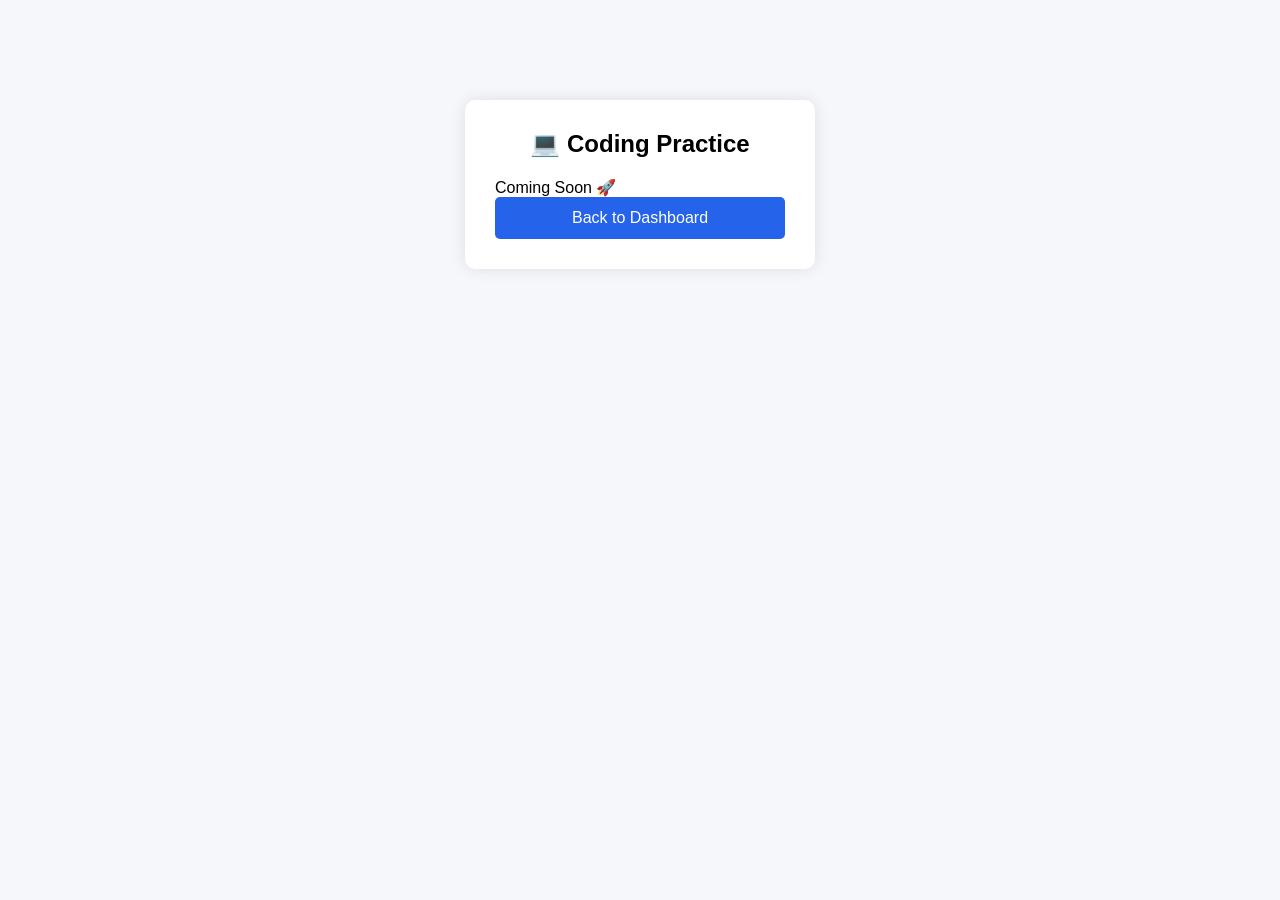
<file: frontend/coding.html>
<!DOCTYPE html>
<html lang="en">
<head>
    <meta charset="UTF-8">
    <title>Coding Practice</title>
    <link rel="stylesheet" href="css/style.css">
</head>
<body>

<div class="login-container">
    <h2>💻 Coding Practice</h2>
    <p>Coming Soon 🚀</p>

    <button onclick="location.href='dashboard.html'">
        Back to Dashboard
    </button>
</div>

</body>
</html>
</file>
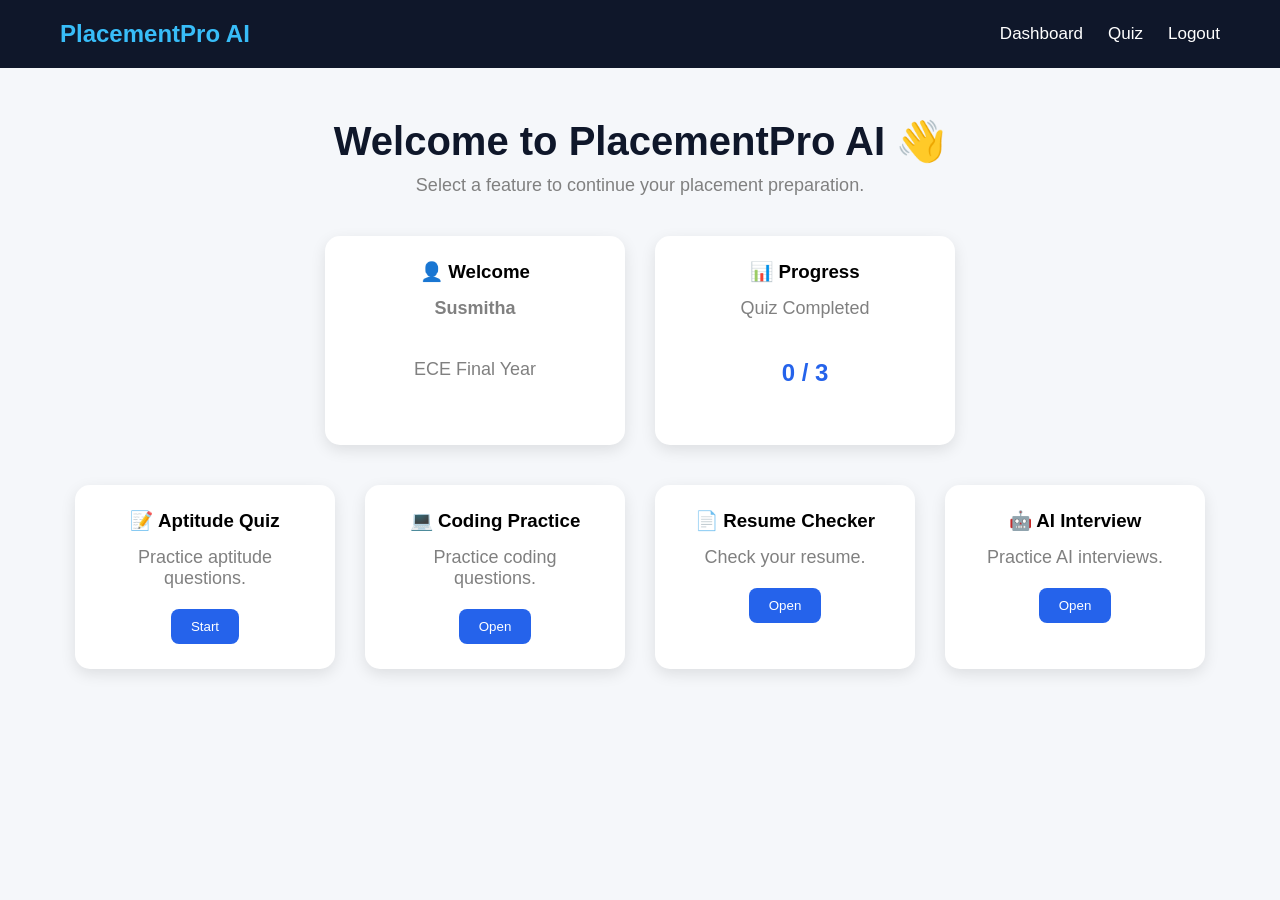
<file: frontend/dashboard.html>
<!DOCTYPE html>
<html lang="en">
<head>
    <meta charset="UTF-8">
    <meta name="viewport" content="width=device-width, initial-scale=1.0">
    <title>PlacementPro AI Dashboard</title>

    <link rel="stylesheet" href="css/style.css">
</head>

<body>

<header>
    <nav>
        <h2>PlacementPro AI</h2>

        <ul>
            <li><a href="dashboard.html">Dashboard</a></li>
            <li><a href="quiz.html">Quiz</a></li>
            <li><a href="#" onclick="logout()">Logout</a></li>
        </ul>
    </nav>
</header>

<section class="dashboard">

    <h1>Welcome to PlacementPro AI 👋</h1>

    <p>Select a feature to continue your placement preparation.</p>

<div class="top-cards">

    <div class="profile-card">
        <h3>👤 Welcome</h3>
        <p><b>Susmitha</b></p>
        <p>ECE Final Year</p>
</div>

    <div class="profile-card">
        <h3>📊 Progress</h3>
        <p>Quiz Completed</p>
        <h2 id="progress">0 / 3</h2>
    </div>

</div>
    <div class="dashboard-cards">

        <div class="dashboard-card">
            <h3>📝 Aptitude Quiz</h3>
            <p>Practice aptitude questions.</p>
            <button onclick="location.href='coding.html'">Start</button>
        </div>

        <div class="dashboard-card">
            <h3>💻 Coding Practice</h3>
            <p>Practice coding questions.</p>
            <button onclick="location.href='coding.html'">Open</button>
        </div>

        <div class="dashboard-card">
            <h3>📄 Resume Checker</h3>
            <p>Check your resume.</p>
            <button onclick="location.href='resume.html'">Open</button>
        </div>

        <div class="dashboard-card">
            <h3>🤖 AI Interview</h3>
            <p>Practice AI interviews.</p>
            <button onclick="location.href='interview.html'">Open</button>
        </div>

    </div>

</section>

</body>
</html>
</file>
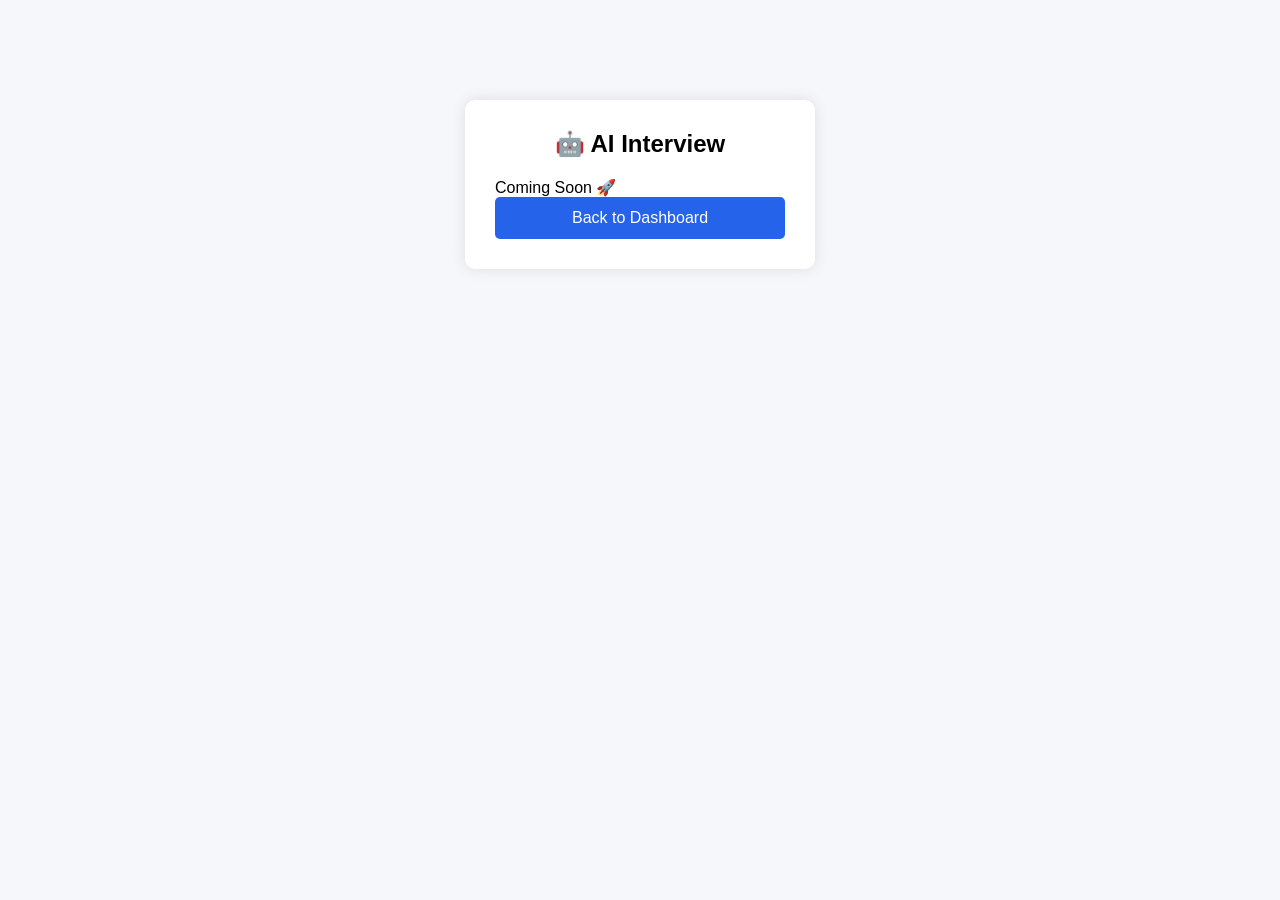
<file: frontend/interview.html>
<!DOCTYPE html>
<html lang="en">
<head>
    <meta charset="UTF-8">
    <title>AI Interview</title>
    <link rel="stylesheet" href="css/style.css">
</head>
<body>

<div class="login-container">
    <h2>🤖 AI Interview</h2>
    <p>Coming Soon 🚀</p>

    <button onclick="location.href='dashboard.html'">
        Back to Dashboard
    </button>
</div>

</body>
</html>
</file>
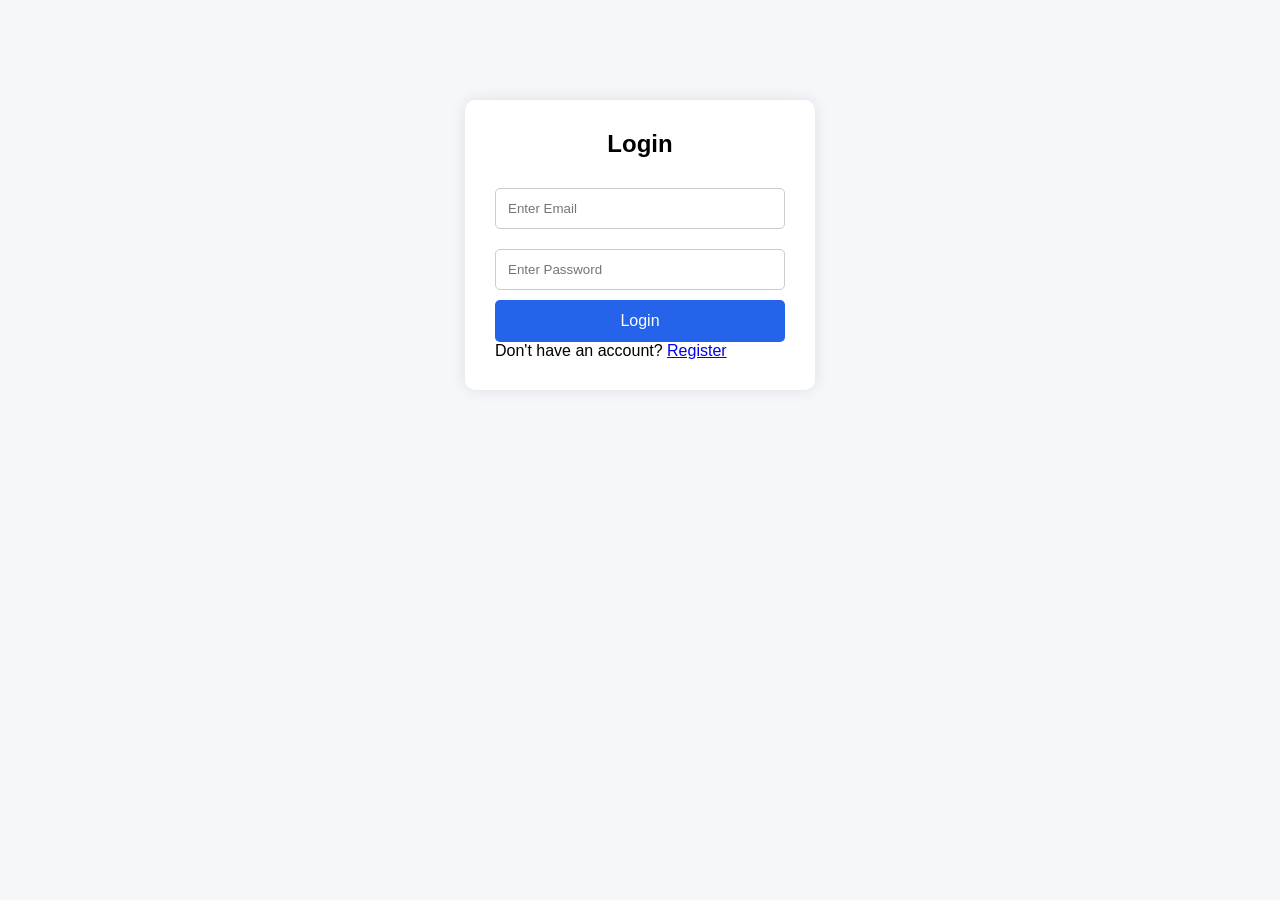
<file: frontend/login.html>
<!DOCTYPE html>
<html lang="en">

<head>

    <meta charset="UTF-8">

    <meta name="viewport" content="width=device-width, initial-scale=1.0">

    <title>Login</title>

    <link rel="stylesheet" href="css/style.css">

</head>

<body>

<div class="login-container">

    <h2>Login</h2>

    <form>

        <input type="email" placeholder="Enter Email">

        <input type="password" placeholder="Enter Password">

        <button type="button" onclick="loginUser()">Login</button>

    </form>

    <p>Don't have an account?
        <a href="register.html">Register</a>
    </p>

</div>

</div>

<script src="script.js"></script>

</body>

</html>
</file>
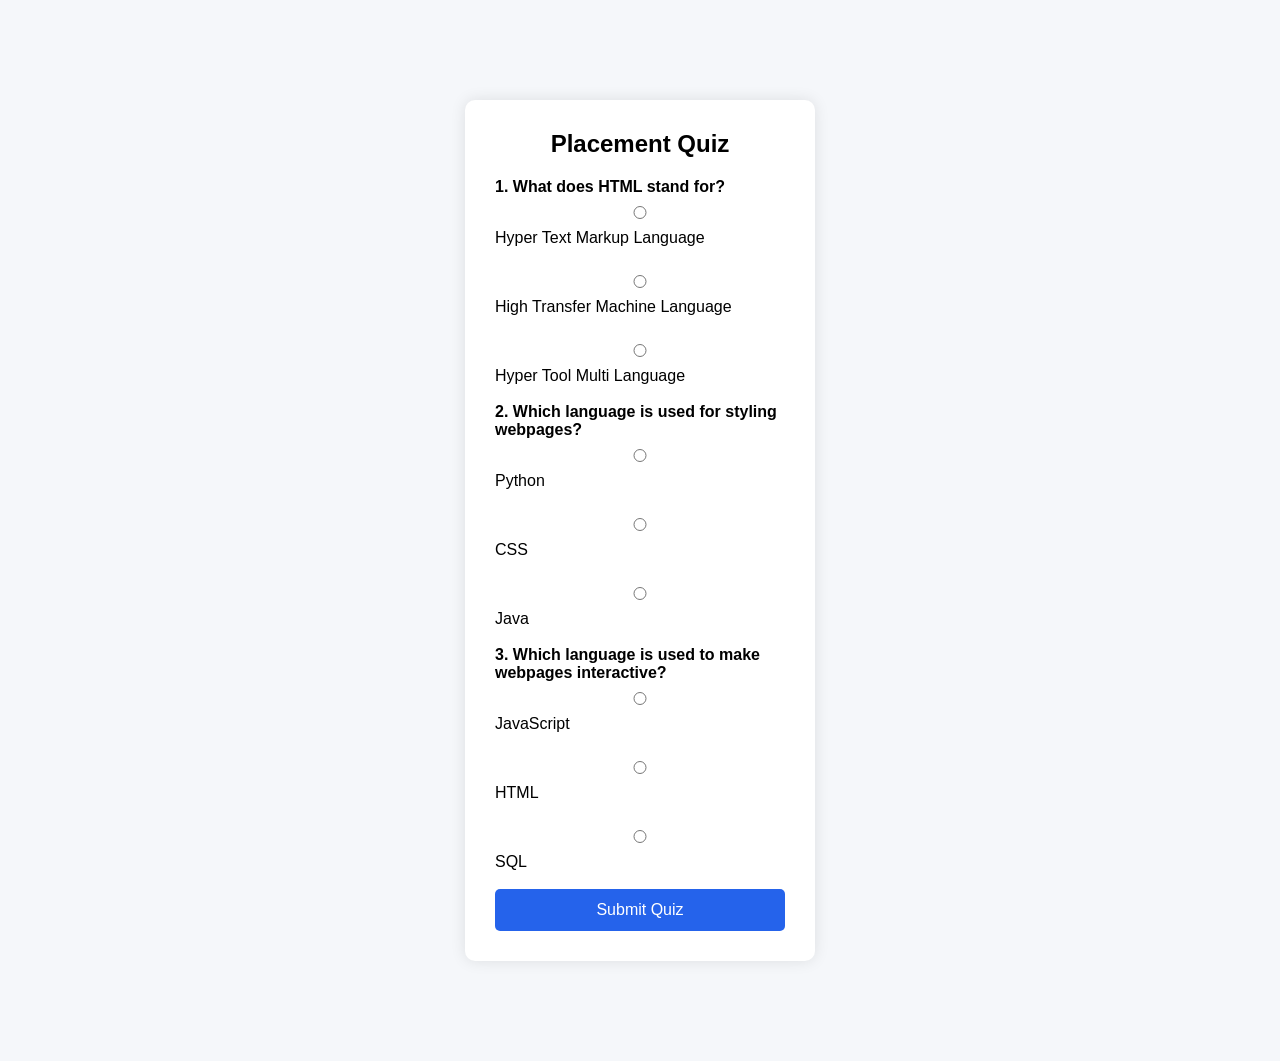
<file: frontend/quiz.html>
<!DOCTYPE html>
<html lang="en">
<head>
    <meta charset="UTF-8">
    <meta name="viewport" content="width=device-width, initial-scale=1.0">
    <title>Placement Quiz</title>

    <link rel="stylesheet" href="css/style.css">
</head>

<body>

<div class="login-container">

    <h2>Placement Quiz</h2>

    <form>

        <p><b>1. What does HTML stand for?</b></p>

        <input type="radio" name="q1" value="a"> Hyper Text Markup Language <br><br>
        <input type="radio" name="q1" value="b"> High Transfer Machine Language <br><br>
        <input type="radio" name="q1" value="c"> Hyper Tool Multi Language <br><br>

        <p><b>2. Which language is used for styling webpages?</b></p>

        <input type="radio" name="q2" value="a"> Python <br><br>
        <input type="radio" name="q2" value="b"> CSS <br><br>
        <input type="radio" name="q2" value="c"> Java <br><br>

        <p><b>3. Which language is used to make webpages interactive?</b></p>

        <input type="radio" name="q3" value="a"> JavaScript <br><br>
        <input type="radio" name="q3" value="b"> HTML <br><br>
        <input type="radio" name="q3" value="c"> SQL <br><br>

        <button type="button" onclick="submitQuiz()">Submit Quiz</button>

    </form>

</div>

<script src="script.js"></script>

</body>
</html>
</file>
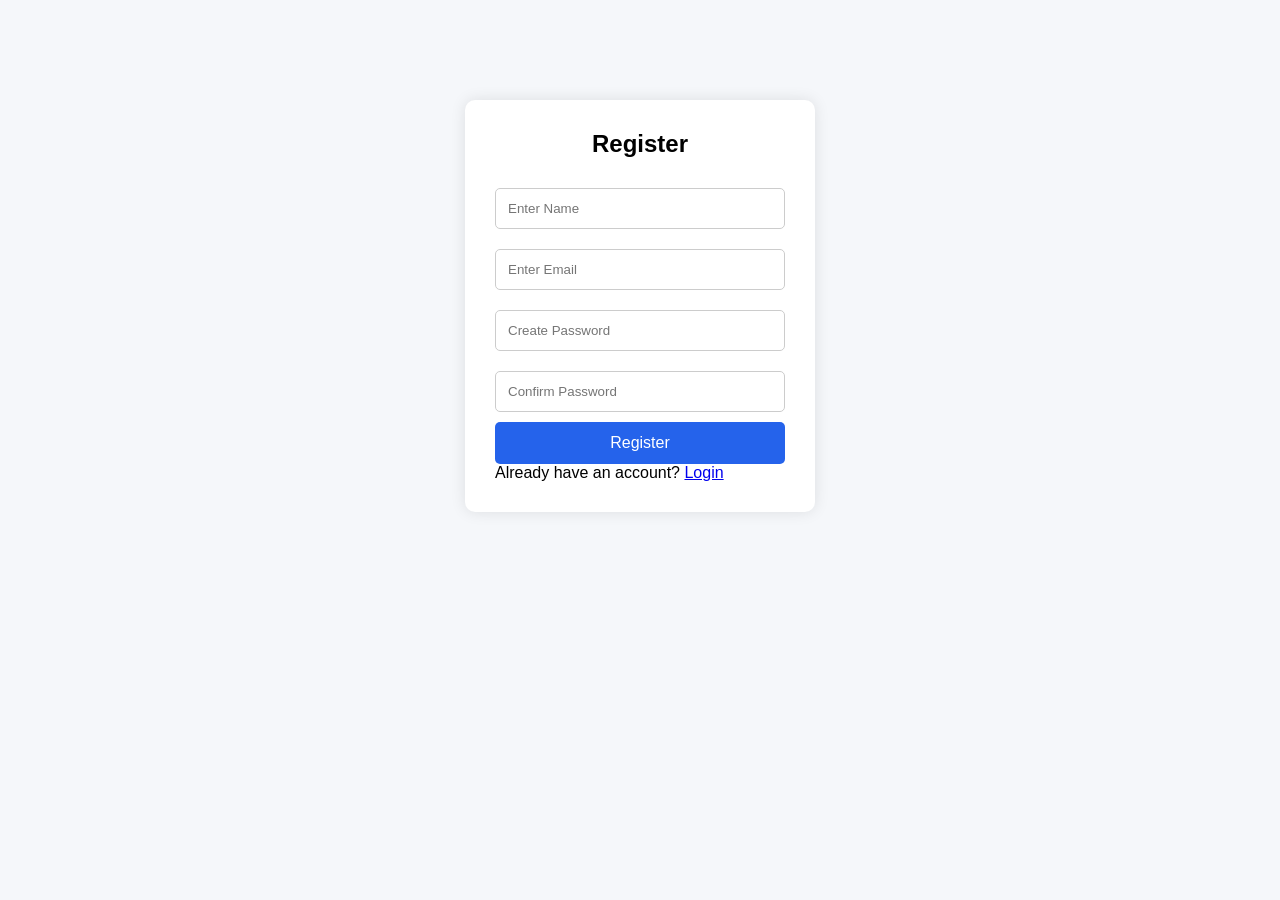
<file: frontend/register.html>
<!DOCTYPE html>
<html lang="en">
<head>
    <meta charset="UTF-8">
    <meta name="viewport" content="width=device-width, initial-scale=1.0">
    <title>Register</title>

    <link rel="stylesheet" href="css/style.css">
</head>

<body>

<div class="login-container">

    <h2>Register</h2>

    <form>

        <input type="text" id="name" placeholder="Enter Name">

        <input type="email" id="email" placeholder="Enter Email">

        <input type="password" id="password" placeholder="Create Password">

        <input type="password" id="confirmPassword" placeholder="Confirm Password">

        <button type="button" onclick="registerUser()">Register</button>

    </form>

    <p>
        Already have an account?
        <a href="login.html">Login</a>
    </p>

</div>

<script src="script.js"></script>
</body>
</html>
</file>
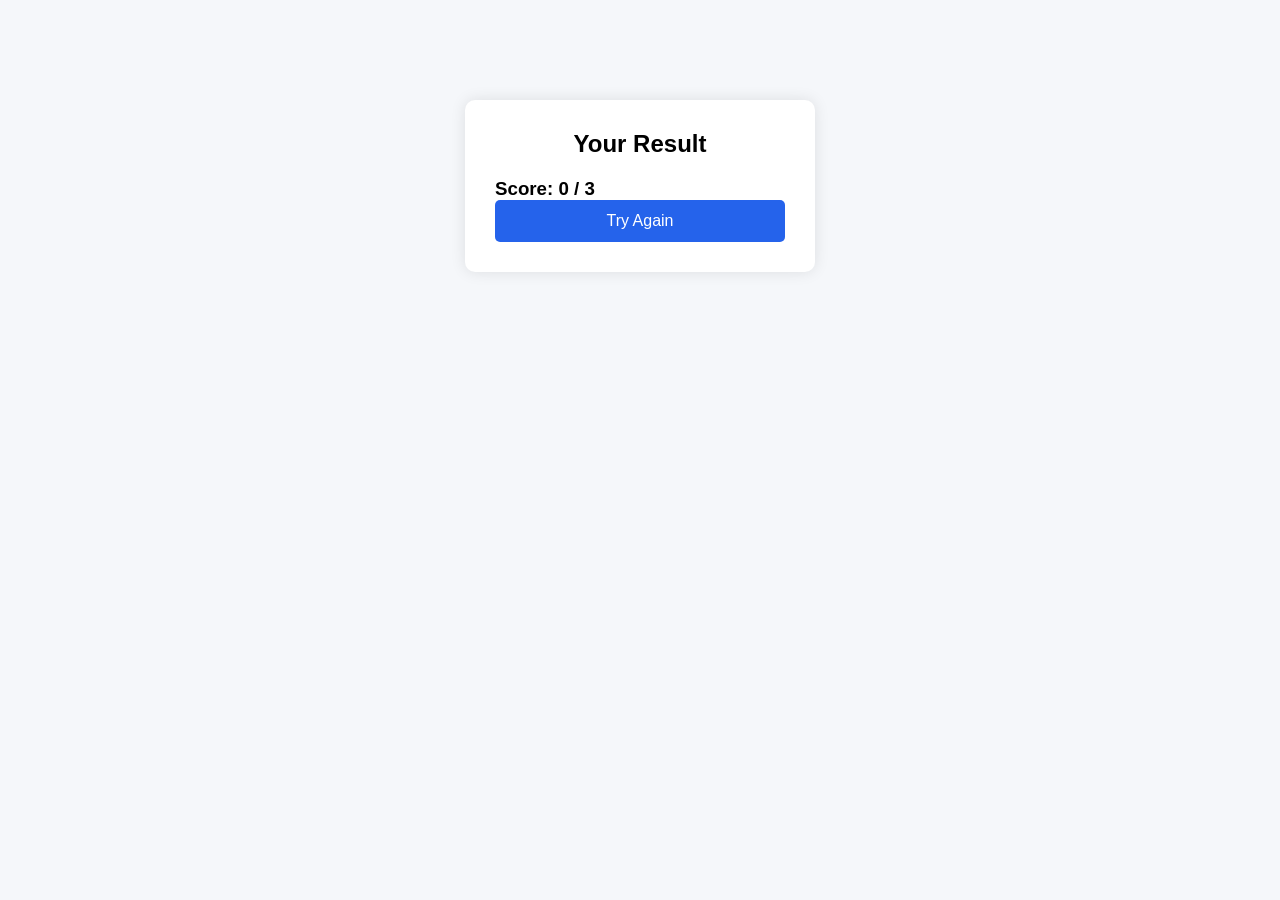
<file: frontend/result.html>
<!DOCTYPE html>
<html lang="en">
<head>
    <meta charset="UTF-8">
    <meta name="viewport" content="width=device-width, initial-scale=1.0">
    <title>Result</title>

    <link rel="stylesheet" href="css/style.css">
</head>

<body>

    <div class="login-container">
        <h2>Your Result</h2>

        <h3 id="score">Score: 0 / 3</h3>

        <button onclick="location.href='quiz.html'">
            Try Again
        </button>
    </div>

    <script src="script.js"></script>

    <script>
        let score = localStorage.getItem("score") || 0;
        document.getElementById("score").innerHTML = "Score: " + score + " / 3";
    </script>

</body>
</html>
</file>
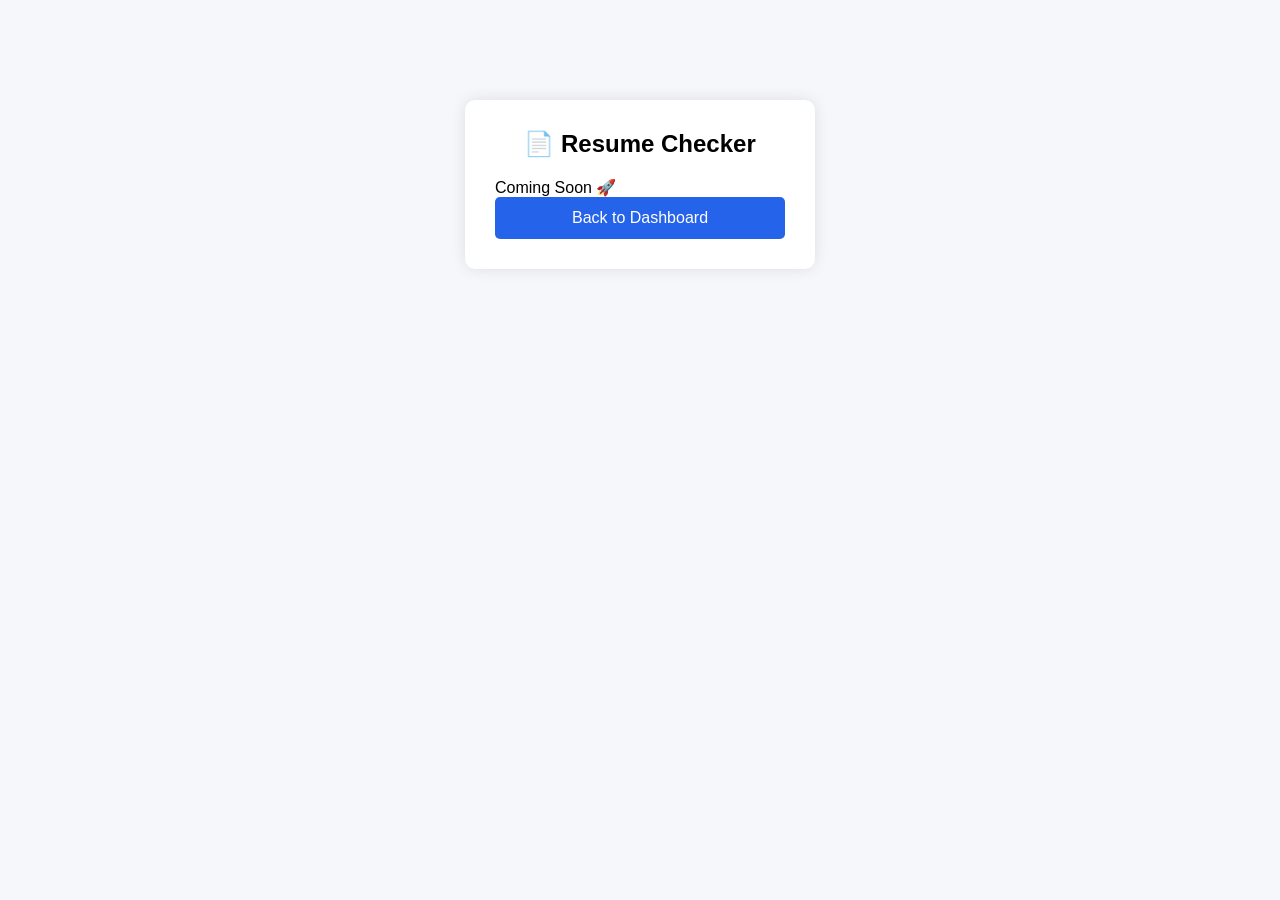
<file: frontend/resume.html>
<!DOCTYPE html>
<html lang="en">
<head>
    <meta charset="UTF-8">
    <title>Resume Checker</title>
    <link rel="stylesheet" href="css/style.css">
</head>
<body>

<div class="login-container">
    <h2>📄 Resume Checker</h2>
    <p>Coming Soon 🚀</p>

    <button onclick="location.href='dashboard.html'">
        Back to Dashboard
    </button>
</div>

</body>
</html>
</file>
<file: frontend/css/style.css>
* {
    margin: 0;
    padding: 0;
    box-sizing: border-box;
}

body {
    font-family: Arial, sans-serif;
    background-color: #f5f7fa;
}

nav {
    display: flex;
    justify-content: space-between;
    align-items: center;
    background-color: #0f172a;
    color: white;
    padding: 20px 60px;
}

nav h2 {
    color: #38bdf8;
}

nav ul {
    list-style: none;
    display: flex;
}

nav ul li {
    margin-left: 25px;
}

nav ul li a {
    text-decoration: none;
    color: white;
    font-size: 17px;
    transition: 0.3s;
}

nav ul li a:hover {
    color: #38bdf8;
}

.login-container{
    width:350px;
    margin:100px auto;
    background:white;
    padding:30px;
    border-radius:10px;
    box-shadow:0 0 15px rgba(0,0,0,0.1);
}

.login-container h2{
    text-align:center;
    margin-bottom:20px;
}

.login-container input{
    width:100%;
    padding:12px;
    margin:10px 0;
    border:1px solid #ccc;
    border-radius:5px;
    box-sizing:border-box;
}

.login-container button{
    width:100%;
    padding:12px;
    background:#2563eb;
    color:white;
    border:none;
    border-radius:5px;
    cursor:pointer;
    font-size:16px;
}

.login-container button:hover{
    background:#1d4ed8;
}

/* ================= Dashboard ================= */

.dashboard{
    padding:50px;
    text-align:center;
}

.dashboard h1{
    color:#0f172a;
    margin-bottom:10px;
    font-size:40px;
}

.dashboard p{
    color:gray;
    margin-bottom:40px;
    font-size:18px;
}

.dashboard-cards{
    display:flex;
    justify-content:center;
    gap:30px;
    flex-wrap:wrap;
}

.dashboard-card{
    width:260px;
    background:#ffffff;
    padding:25px;
    border-radius:15px;
    box-shadow:0 5px 15px rgba(0,0,0,0.1);
    transition:0.3s;
}

.dashboard-card:hover{
    transform:translateY(-10px);
}

.dashboard-card h3{
    margin-bottom:15px;
}

.dashboard-card p{
    margin-bottom:20px;
}

.dashboard-card button{
    background:#2563eb;
    color:white;
    border:none;
    padding:10px 20px;
    border-radius:8px;
    cursor:pointer;
}

.dashboard-card button:hover{
    background:#1d4ed8;
}

.top-cards{
    display:flex;
    justify-content:center;
    gap:30px;
    margin:40px 0;
    flex-wrap:wrap;
}

.profile-card{
    width:300px;
    background:white;
    padding:25px;
    border-radius:15px;
    box-shadow:0 5px 15px rgba(0,0,0,0.1);
}

.profile-card h3{
    margin-bottom:15px;
}

.profile-card h2{
    color:#2563eb;
    margin-top:10px;
}
</file>
